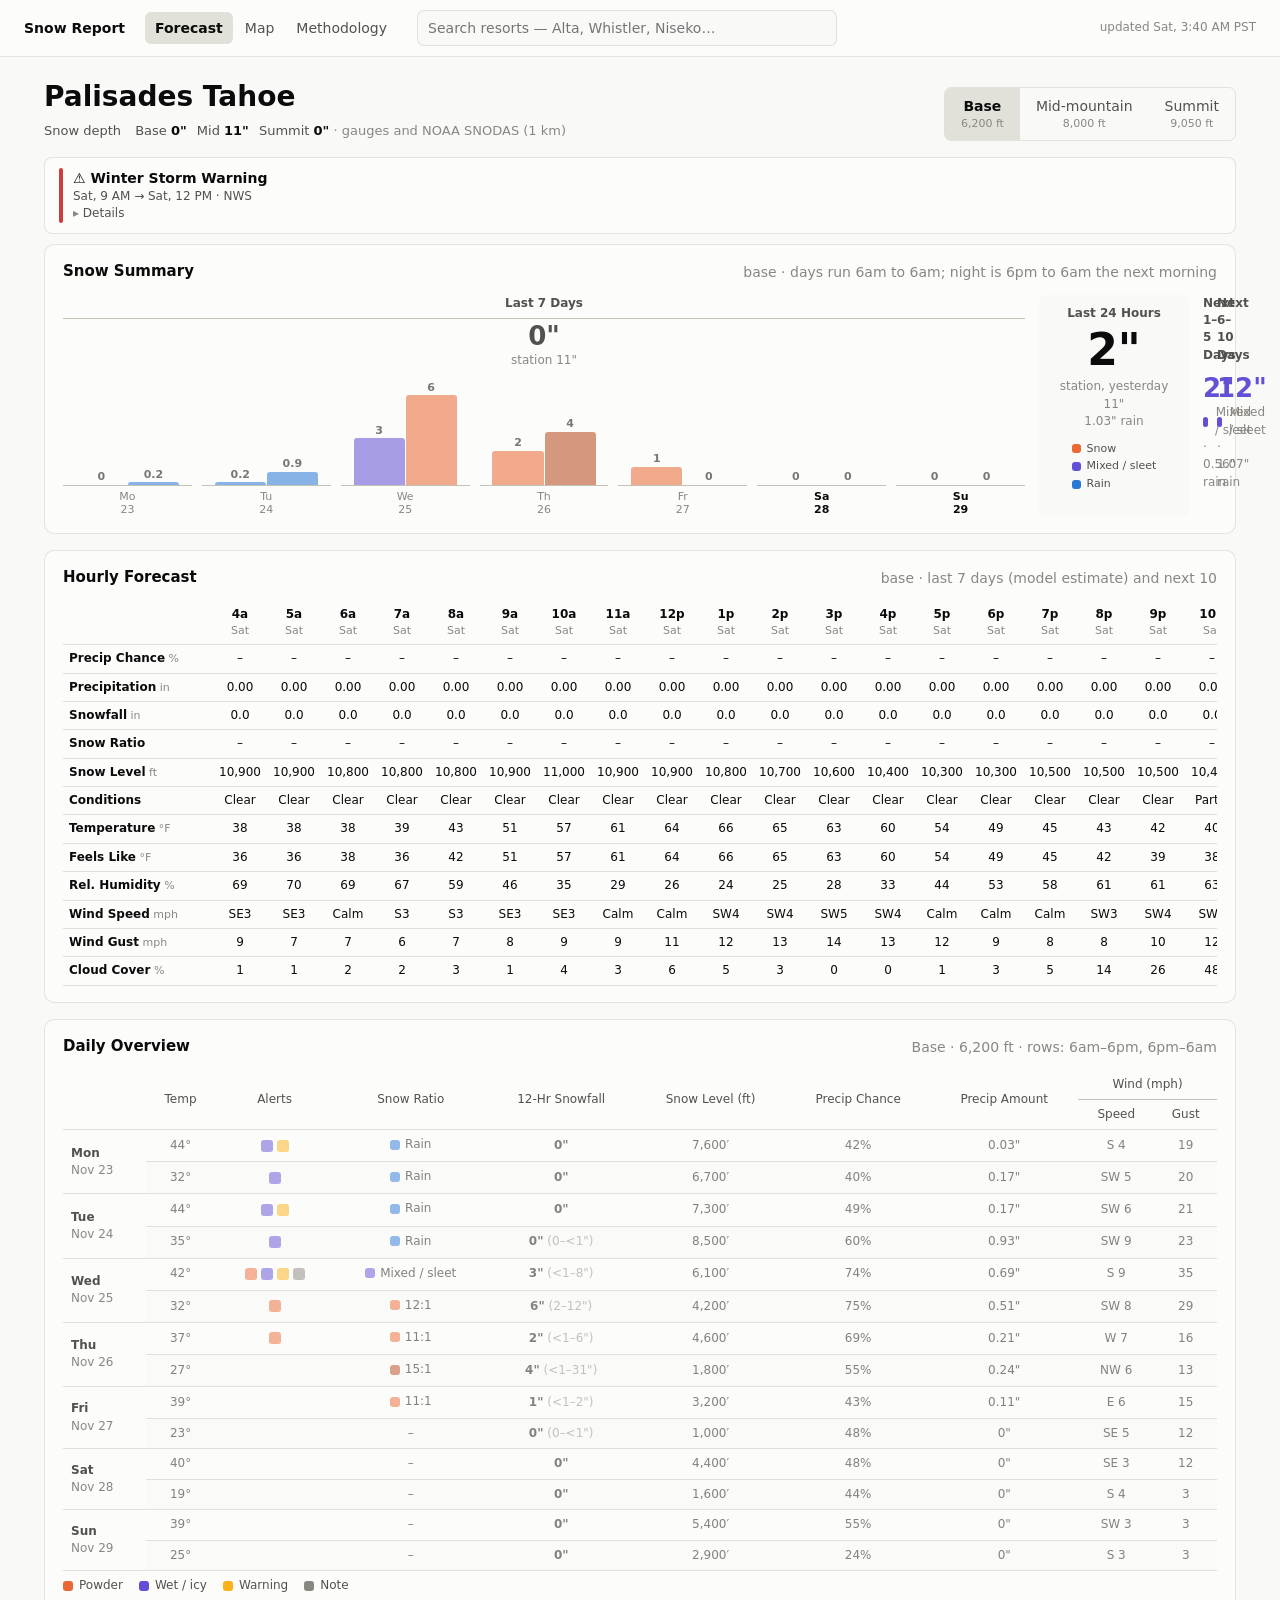
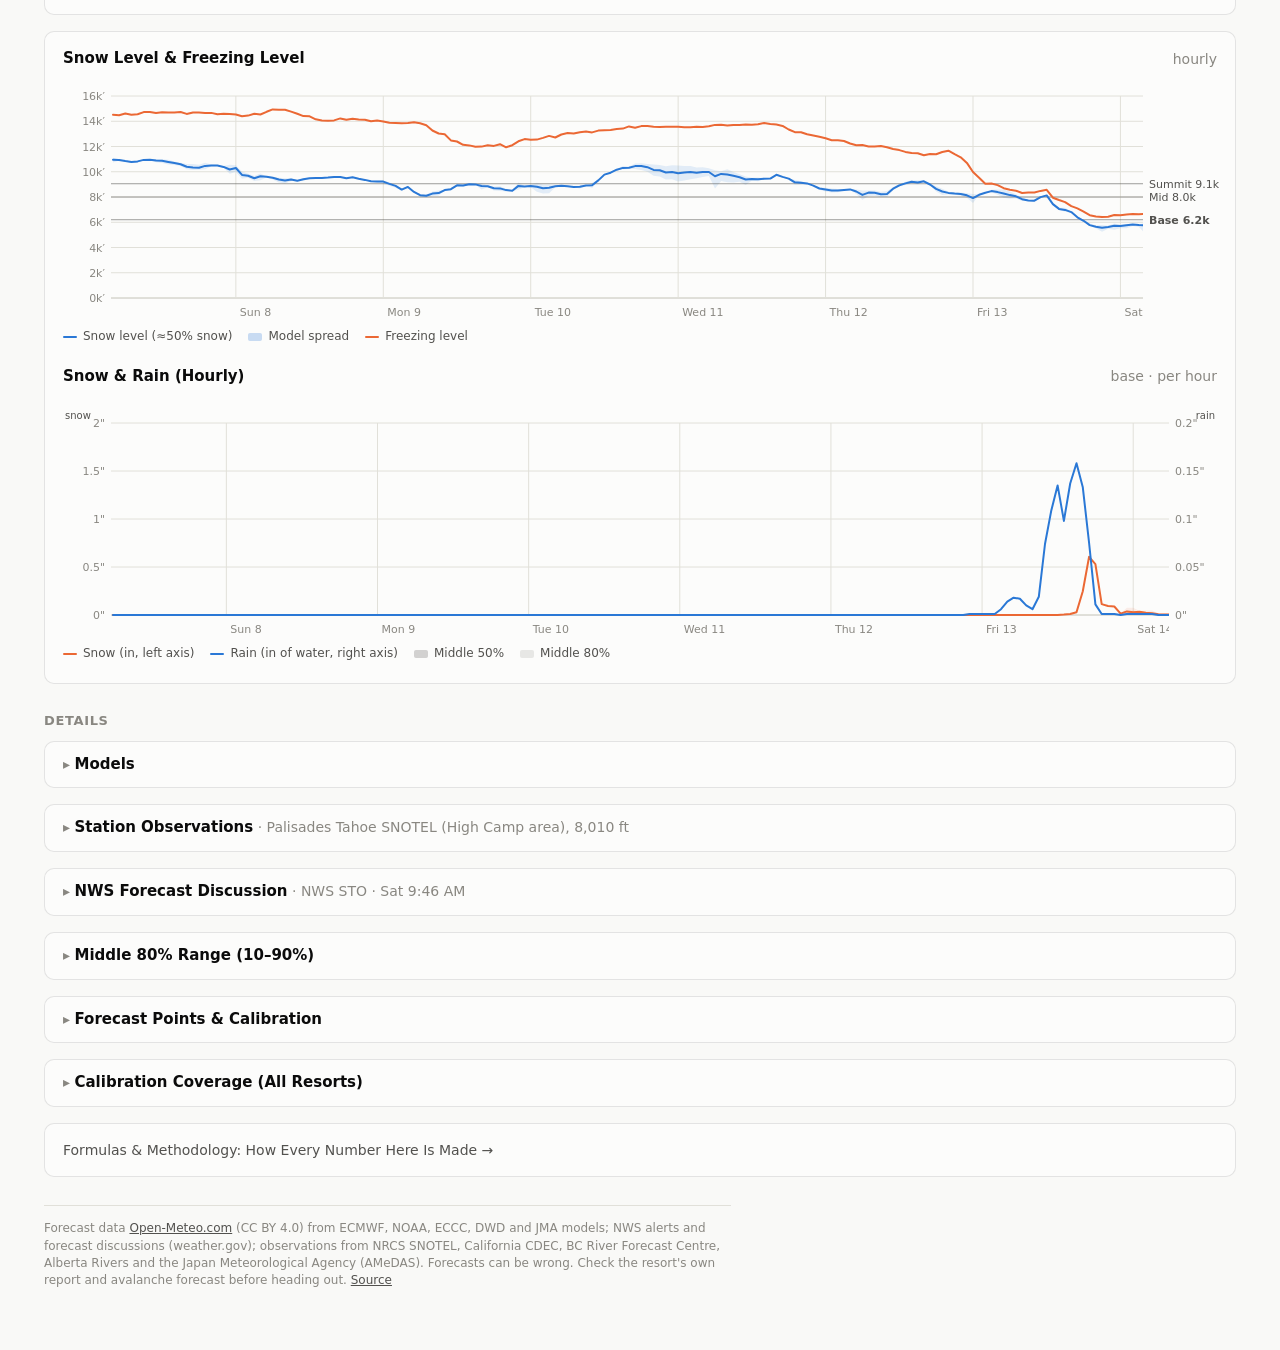
<file: web/index.html>
<!doctype html>
<html lang="en">
<head>
<meta charset="utf-8">
<meta name="viewport" content="width=device-width, initial-scale=1">
<title>Snow Report</title>
<link rel="stylesheet" href="style.css">
</head>
<body>
<div class="viz-root">
  <header class="top">
    <div class="brand">Snow Report</div>
    <nav class="tabs" aria-label="Pages">
      <a href="./" class="on" aria-current="page">Forecast</a>
      <a href="map.html">Map</a>
      <a href="methodology.html">Methodology</a>
    </nav>
    <div class="search" id="search">
      <input id="q" type="search" placeholder="Search resorts — Alta, Whistler, Niseko…" autocomplete="off"
             role="combobox" aria-expanded="false" aria-controls="results" aria-label="Search resorts">
      <ul id="results" class="results" role="listbox" hidden></ul>
    </div>
    <div class="top-right">
      <span id="updated" class="muted"></span>
    </div>
  </header>

  <main id="app">
    <section class="title-row">
      <div>
        <h1 id="r-name"></h1>
        <div id="r-depth" class="depth"></div>
      </div>
      <div class="seg" role="tablist" id="elev-toggle" aria-label="Elevation"></div>
    </section>

    <div id="loading" class="card loading" hidden>No forecast for this resort yet. Forecasts refresh every few hours; check back soon.</div>

    <div id="content">
      <section id="alerts"></section>

      <section class="card">
        <div class="card-head"><h2>Snow Summary</h2><span class="muted" id="summary-sub"></span></div>
        <div id="summary" class="summary"></div>
      </section>

      <section class="card">
        <div class="card-head"><h2>Hourly Forecast</h2><span class="muted" id="hourly-sub"></span></div>
        <div class="table-wrap hourly-wrap" id="hourly-wrap"><table id="hourly-table" class="grid hourly"></table></div>
      </section>

      <section class="card">
        <div class="card-head"><h2>Daily Overview</h2><span class="muted" id="daily-sub"></span></div>
        <div class="table-wrap vscroll" id="daily-wrap"><table id="daily-table" class="grid"></table></div>
        <div class="legend" id="alert-legend"></div>
      </section>

      <section class="card">
        <div class="card-head"><h2>Snow Level &amp; Freezing Level</h2><span class="muted">hourly</span></div>
        <div id="level-chart" class="chart"></div>
        <div class="legend" id="level-legend"></div>
        <div class="card-head plume-head"><h2>Snow &amp; Rain (Hourly)</h2><span class="muted" id="plume-sub"></span></div>
        <div id="plume" class="chart"></div>
        <div class="legend" id="plume-legend"></div>
      </section>

      <section class="appendix">
        <h2 class="app-h">Details</h2>
        <details class="card"><summary><h2>Models</h2></summary>
          <div class="table-wrap"><table id="models-table" class="grid models"></table></div>
          <p class="fine" id="cal-note"></p>
        </details>
        <details class="card"><summary><h2>Station Observations</h2> <span class="muted" id="obs-station"></span></summary>
          <div id="obs-tiles" class="tiles small"></div>
          <div id="obs-chart" class="chart short"></div>
          <div class="legend" id="obs-legend"></div>
        </details>
        <details class="card"><summary><h2>NWS Forecast Discussion</h2> <span class="muted" id="afd-meta"></span></summary>
          <div id="afd" class="afd"></div>
        </details>
        <details class="card"><summary><h2>Middle 80% Range (10–90%)</h2></summary>
          <div class="table-wrap"><table id="wide-table" class="grid"></table></div>
          <p class="fine">Middle 80% = 10th–90th percentile: 1 in 10 chance of less, 1 in 10 of more. Models have historically under-forecast the biggest storms.</p>
        </details>
        <details class="card"><summary><h2>Forecast Points &amp; Calibration</h2></summary>
          <div class="table-wrap"><table id="points-table" class="grid"></table></div>
          <div class="table-wrap"><table id="cal-table" class="grid"></table></div>
        </details>
        <details class="card" id="calcov"><summary><h2>Calibration Coverage (All Resorts)</h2></summary>
          <div class="table-wrap"><table id="calcov-table" class="grid"></table></div>
          <p class="fine">Calibrated: model precipitation bias-corrected against the listed gauge using two winters of as-issued forecasts. Error is the blend's mean absolute error for 72 h liquid precipitation after correction. Pending: gauge found, calibration still running (raw models meanwhile). Raw models: no nearby automated gauge, so model precipitation is used as-is with equal weights.</p>
        </details>
        <a class="card method-link" href="methodology.html">Formulas &amp; Methodology: How Every Number Here Is Made →</a>
      </section>
    </div>
    <footer class="foot">
      Forecast data <a href="https://open-meteo.com/">Open-Meteo.com</a> (CC BY 4.0) from ECMWF, NOAA, ECCC, DWD and JMA models;
      NWS alerts and forecast discussions (weather.gov); observations from NRCS SNOTEL, California CDEC, BC River Forecast Centre, Alberta Rivers and the Japan Meteorological Agency (AMeDAS).
      Forecasts can be wrong. Check the resort's own report and avalanche forecast before heading out.
      <a href="https://github.com/justinwei2/snowreport">Source</a>
    </footer>
  </main>
  <div id="tip" class="tip" role="tooltip" hidden></div>
</div>
<script src="app.js"></script>
</body>
</html>
</file>
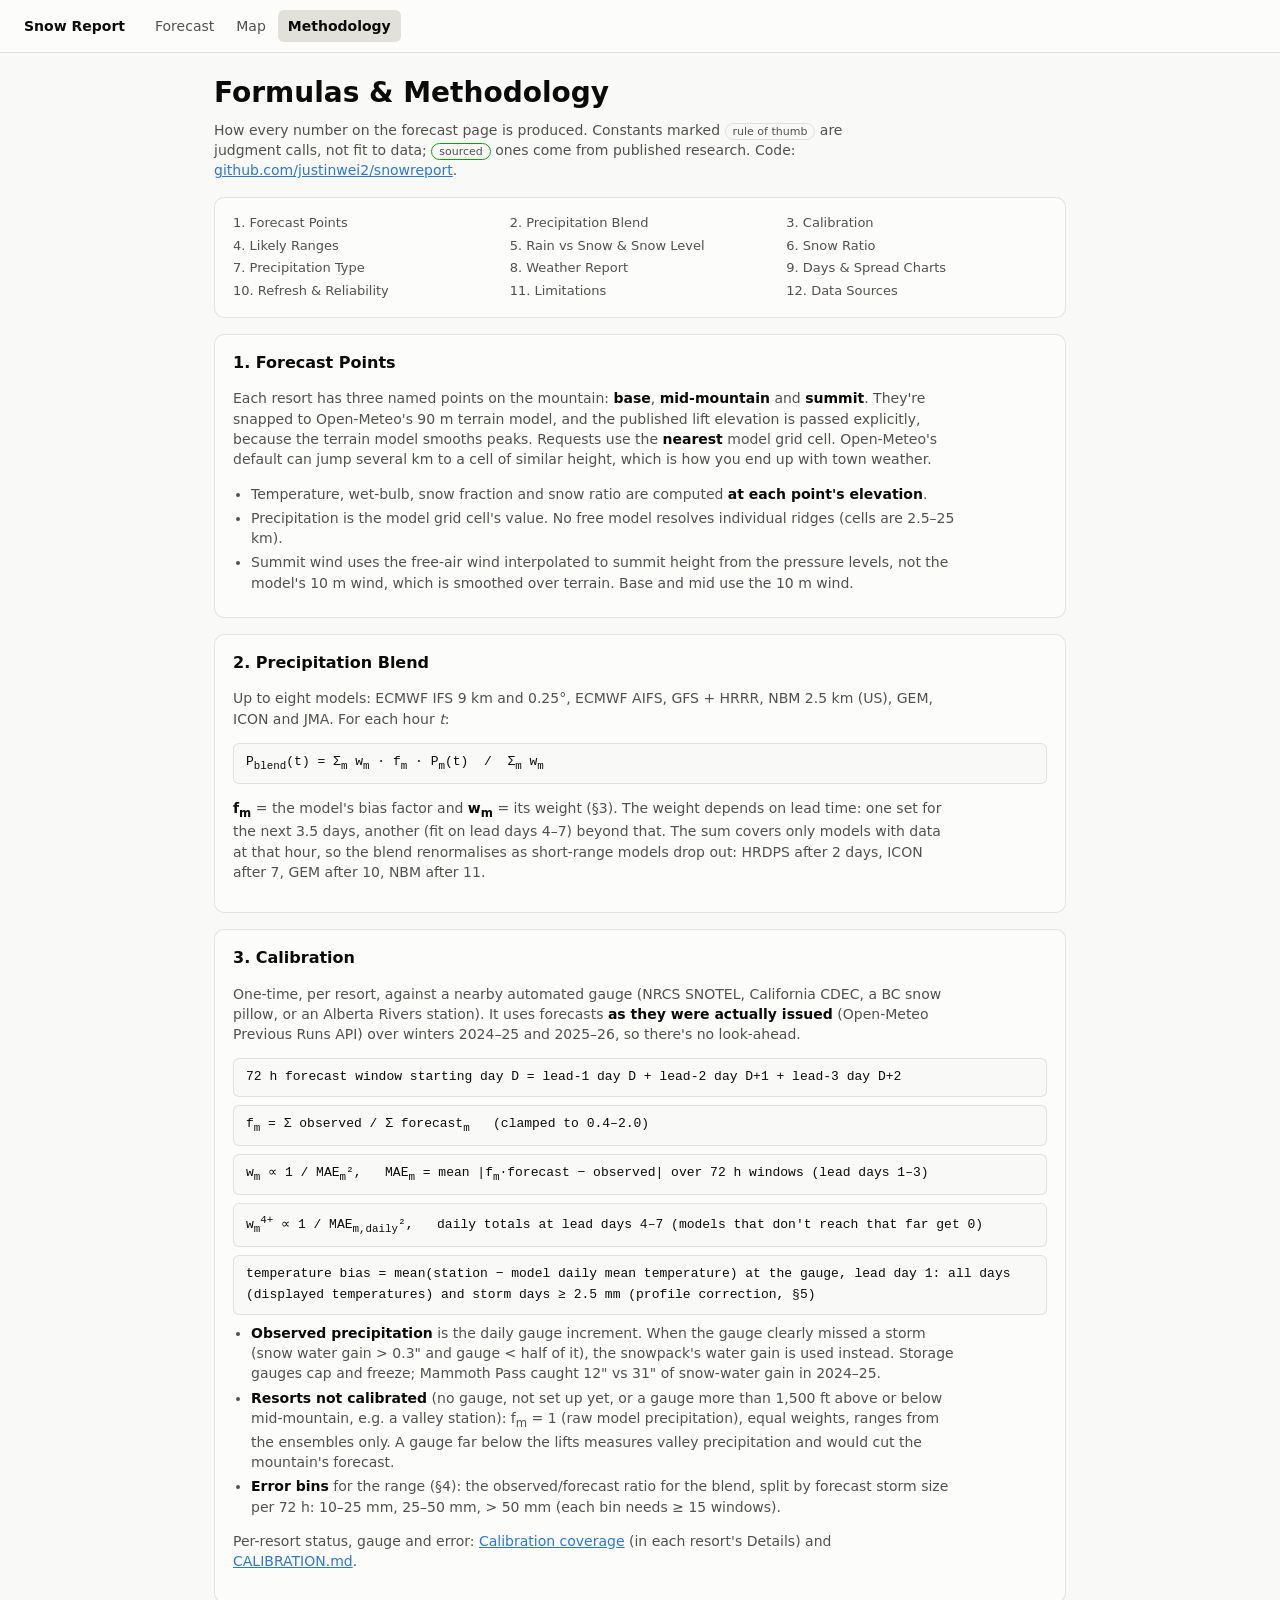
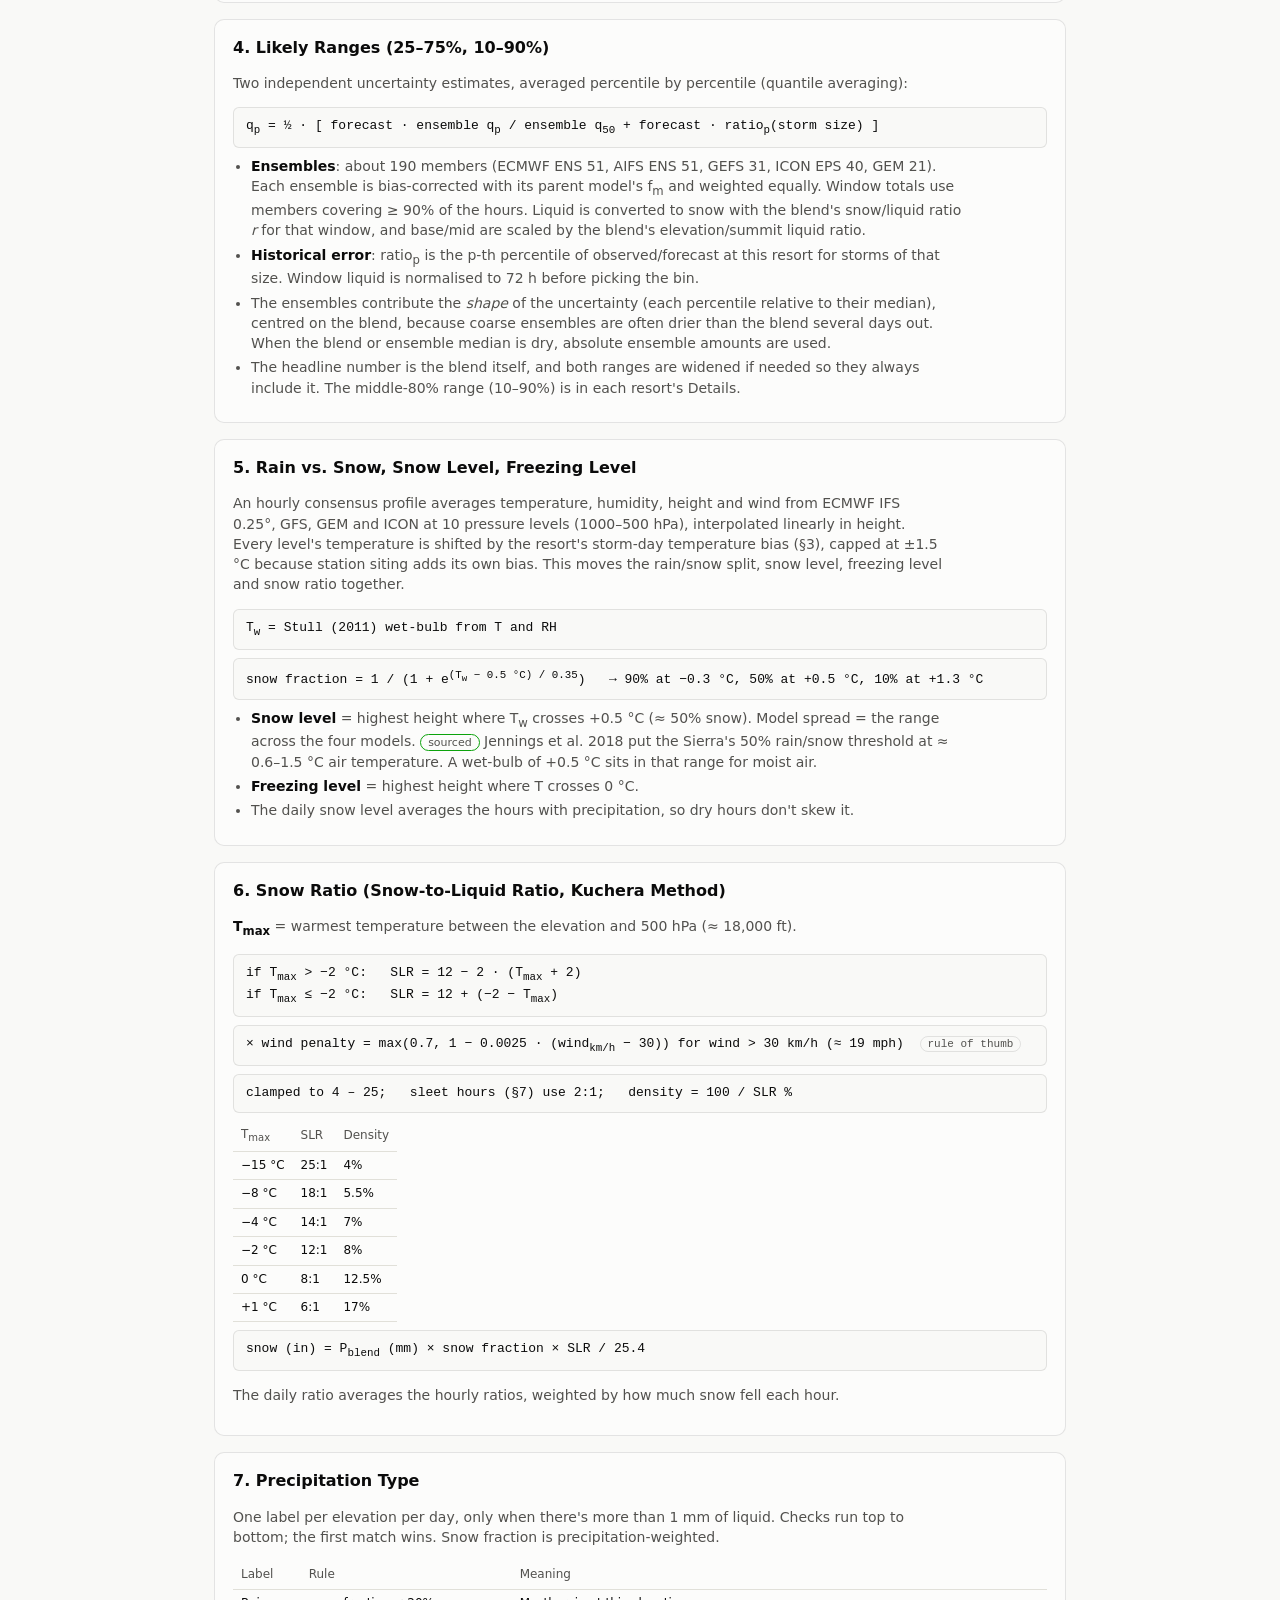
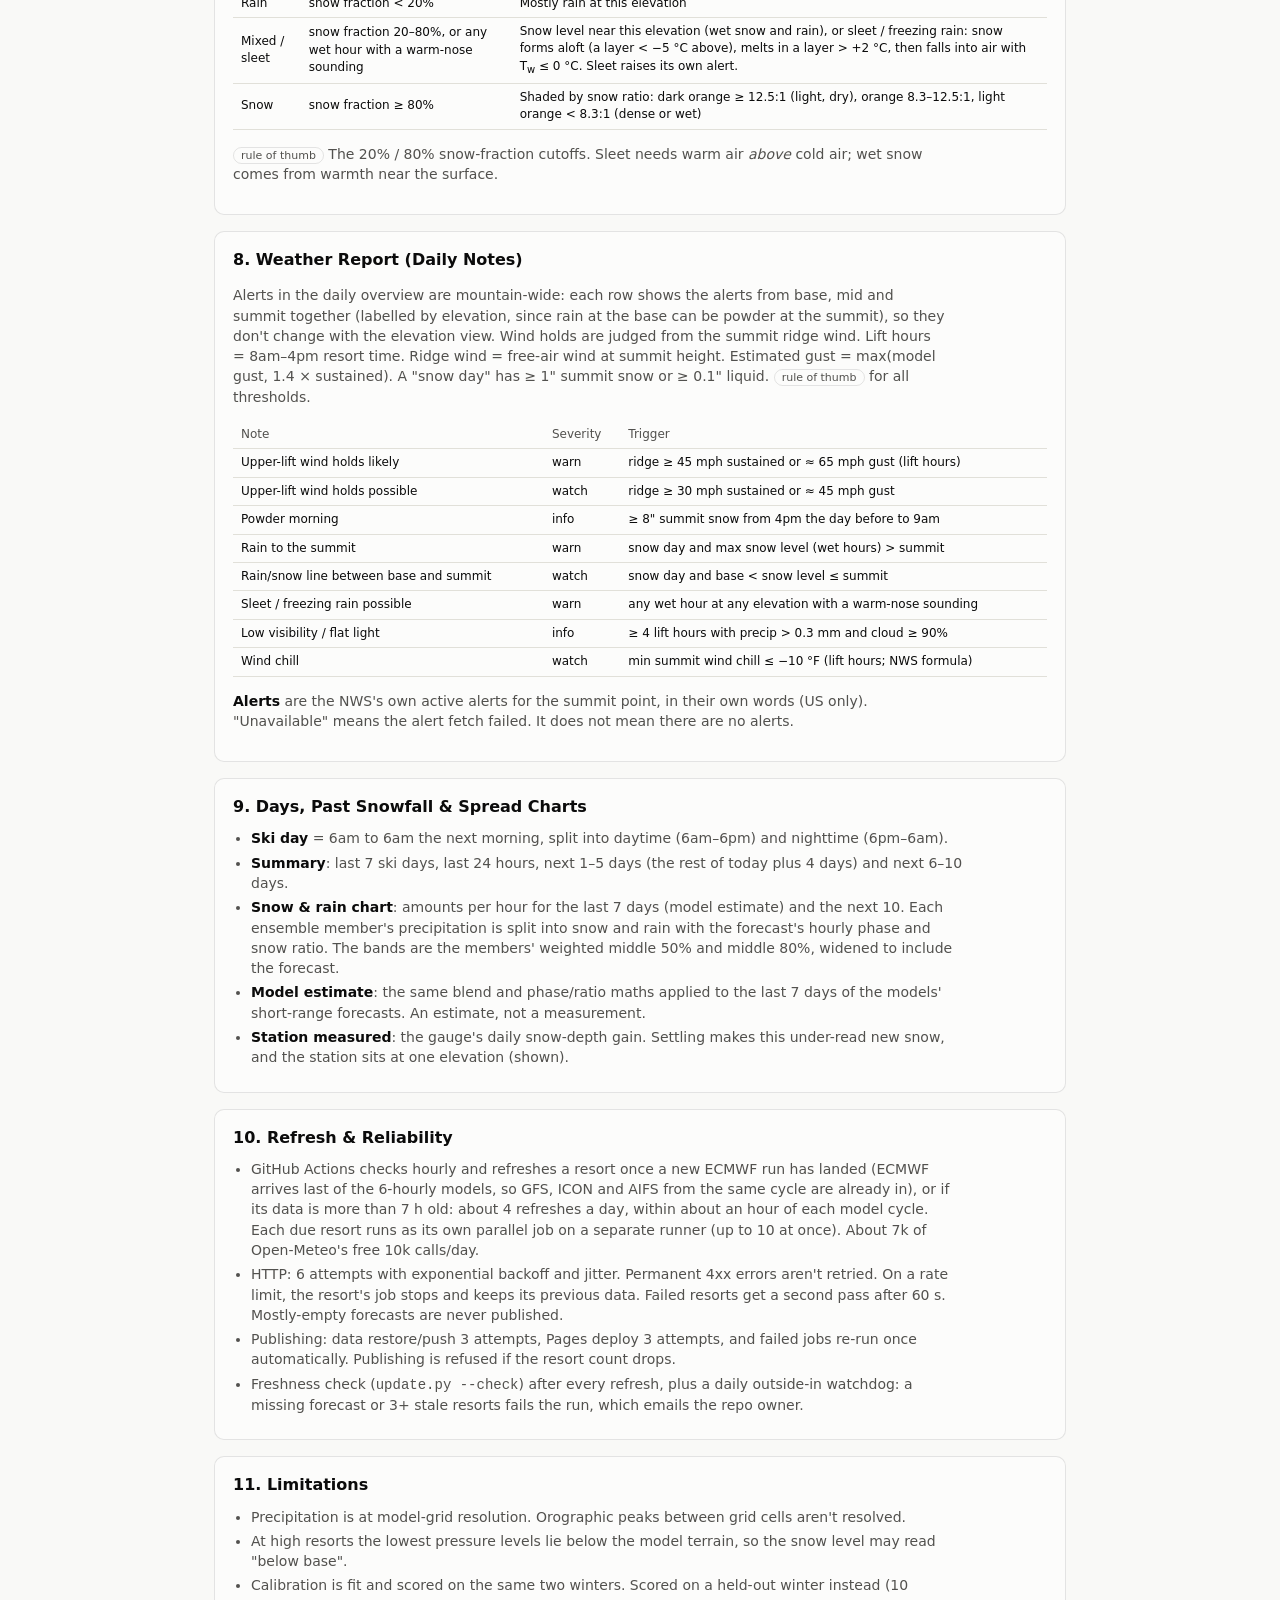
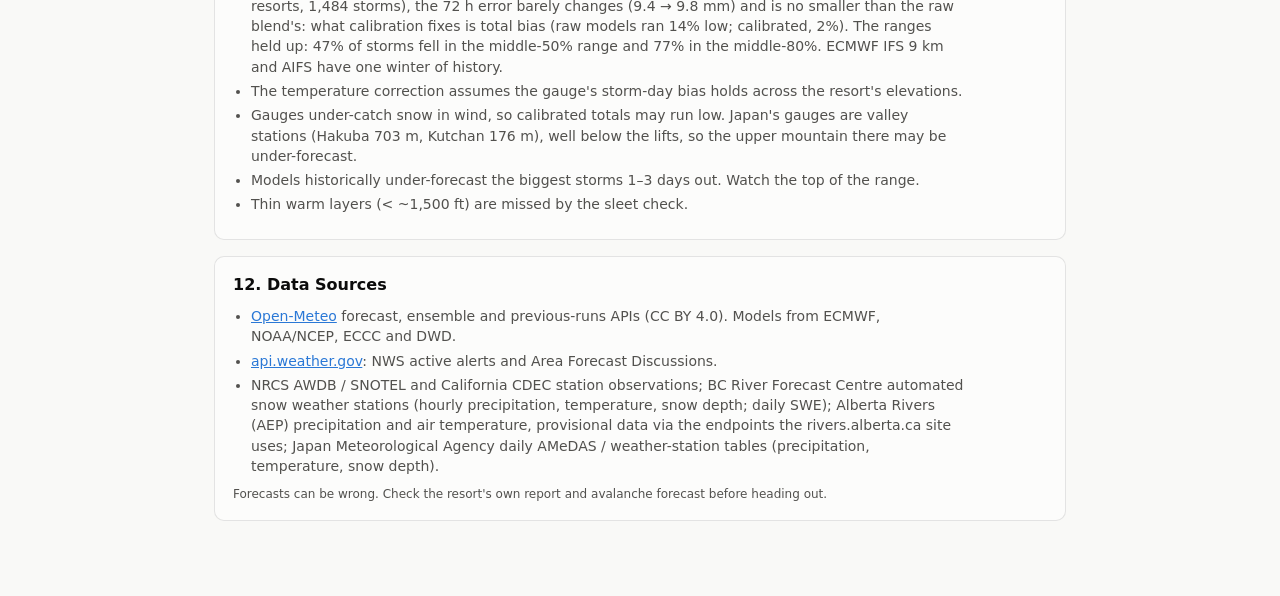
<file: web/methodology.html>
<!doctype html>
<html lang="en">
<head>
<meta charset="utf-8">
<meta name="viewport" content="width=device-width, initial-scale=1">
<title>Methodology · Snow Report</title>
<link rel="stylesheet" href="style.css">
</head>
<body>
<div class="viz-root">
  <header class="top">
    <div class="brand">Snow Report</div>
    <nav class="tabs" aria-label="Pages">
      <a href="./">Forecast</a>
      <a href="map.html">Map</a>
      <a href="methodology.html" class="on" aria-current="page">Methodology</a>
    </nav>
  </header>

  <main class="doc">
    <h1>Formulas &amp; Methodology</h1>
    <p class="lede">How every number on the forecast page is produced. Constants marked <span class="tag">rule of thumb</span> are judgment calls, not fit to data; <span class="tag ok">sourced</span> ones come from published research. Code: <a href="https://github.com/justinwei2/snowreport">github.com/justinwei2/snowreport</a>.</p>

    <nav class="toc card">
      <a href="#points">1. Forecast Points</a><a href="#blend">2. Precipitation Blend</a><a href="#calibration">3. Calibration</a>
      <a href="#ranges">4. Likely Ranges</a><a href="#phase">5. Rain vs Snow &amp; Snow Level</a><a href="#slr">6. Snow Ratio</a>
      <a href="#quality">7. Precipitation Type</a><a href="#report">8. Weather Report</a><a href="#past">9. Days &amp; Spread Charts</a>
      <a href="#refresh">10. Refresh &amp; Reliability</a><a href="#limits">11. Limitations</a><a href="#data">12. Data Sources</a>
    </nav>

    <section class="card" id="points">
      <h2>1. Forecast Points</h2>
      <p>Each resort has three named points on the mountain: <b>base</b>, <b>mid-mountain</b> and <b>summit</b>. They're snapped to Open-Meteo's 90 m terrain model, and the published lift elevation is passed explicitly, because the terrain model smooths peaks. Requests use the <b>nearest</b> model grid cell. Open-Meteo's default can jump several km to a cell of similar height, which is how you end up with town weather.</p>
      <ul>
        <li>Temperature, wet-bulb, snow fraction and snow ratio are computed <b>at each point's elevation</b>.</li>
        <li>Precipitation is the model grid cell's value. No free model resolves individual ridges (cells are 2.5–25 km).</li>
        <li>Summit wind uses the free-air wind interpolated to summit height from the pressure levels, not the model's 10 m wind, which is smoothed over terrain. Base and mid use the 10 m wind.</li>
      </ul>
    </section>

    <section class="card" id="blend">
      <h2>2. Precipitation Blend</h2>
      <p>Up to eight models: ECMWF IFS 9 km and 0.25°, ECMWF AIFS, GFS + HRRR, NBM 2.5 km (US), GEM, ICON and JMA. For each hour <i>t</i>:</p>
      <div class="eq">P<sub>blend</sub>(t) = Σ<sub>m</sub> w<sub>m</sub> · f<sub>m</sub> · P<sub>m</sub>(t) &nbsp;/&nbsp; Σ<sub>m</sub> w<sub>m</sub></div>
      <p><b>f<sub>m</sub></b> = the model's bias factor and <b>w<sub>m</sub></b> = its weight (§3). The weight depends on lead time: one set for the next 3.5 days, another (fit on lead days 4–7) beyond that. The sum covers only models with data at that hour, so the blend renormalises as short-range models drop out: HRDPS after 2 days, ICON after 7, GEM after 10, NBM after 11.</p>
    </section>

    <section class="card" id="calibration">
      <h2>3. Calibration</h2>
      <p>One-time, per resort, against a nearby automated gauge (NRCS SNOTEL, California CDEC, a BC snow pillow, or an Alberta Rivers station). It uses forecasts <b>as they were actually issued</b> (Open-Meteo Previous Runs API) over winters 2024–25 and 2025–26, so there's no look-ahead.</p>
      <div class="eq">72 h forecast window starting day D = lead-1 day D + lead-2 day D+1 + lead-3 day D+2</div>
      <div class="eq">f<sub>m</sub> = Σ observed / Σ forecast<sub>m</sub> &nbsp; (clamped to 0.4–2.0)</div>
      <div class="eq">w<sub>m</sub> ∝ 1 / MAE<sub>m</sub>², &nbsp; MAE<sub>m</sub> = mean |f<sub>m</sub>·forecast − observed| over 72 h windows (lead days 1–3)</div>
      <div class="eq">w<sub>m</sub><sup>4+</sup> ∝ 1 / MAE<sub>m,daily</sub>², &nbsp; daily totals at lead days 4–7 (models that don't reach that far get 0)</div>
      <div class="eq">temperature bias = mean(station − model daily mean temperature) at the gauge, lead day 1: all days (displayed temperatures) and storm days ≥ 2.5 mm (profile correction, §5)</div>
      <ul>
        <li><b>Observed precipitation</b> is the daily gauge increment. When the gauge clearly missed a storm (snow water gain &gt; 0.3" and gauge &lt; half of it), the snowpack's water gain is used instead. Storage gauges cap and freeze; Mammoth Pass caught 12" vs 31" of snow-water gain in 2024–25.</li>
        <li><b>Resorts not calibrated</b> (no gauge, not set up yet, or a gauge more than 1,500 ft above or below mid-mountain, e.g. a valley station): f<sub>m</sub> = 1 (raw model precipitation), equal weights, ranges from the ensembles only. A gauge far below the lifts measures valley precipitation and would cut the mountain's forecast.</li>
        <li><b>Error bins</b> for the range (§4): the observed/forecast ratio for the blend, split by forecast storm size per 72 h: 10–25 mm, 25–50 mm, &gt; 50 mm (each bin needs ≥ 15 windows).</li>
      </ul>
      <p>Per-resort status, gauge and error: <a href="./#calcov">Calibration coverage</a> (in each resort's Details) and <a href="https://github.com/justinwei2/snowreport/blob/main/CALIBRATION.md">CALIBRATION.md</a>.</p>
    </section>

    <section class="card" id="ranges">
      <h2>4. Likely Ranges (25–75%, 10–90%)</h2>
      <p>Two independent uncertainty estimates, averaged percentile by percentile (quantile averaging):</p>
      <div class="eq">q<sub>p</sub> = ½ · [ forecast · ensemble q<sub>p</sub> / ensemble q<sub>50</sub> + forecast · ratio<sub>p</sub>(storm size) ]</div>
      <ul>
        <li><b>Ensembles</b>: about 190 members (ECMWF ENS 51, AIFS ENS 51, GEFS 31, ICON EPS 40, GEM 21). Each ensemble is bias-corrected with its parent model's f<sub>m</sub> and weighted equally. Window totals use members covering ≥ 90% of the hours. Liquid is converted to snow with the blend's snow/liquid ratio <i>r</i> for that window, and base/mid are scaled by the blend's elevation/summit liquid ratio.</li>
        <li><b>Historical error</b>: ratio<sub>p</sub> is the p-th percentile of observed/forecast at this resort for storms of that size. Window liquid is normalised to 72 h before picking the bin.</li>
        <li>The ensembles contribute the <i>shape</i> of the uncertainty (each percentile relative to their median), centred on the blend, because coarse ensembles are often drier than the blend several days out. When the blend or ensemble median is dry, absolute ensemble amounts are used.</li>
        <li>The headline number is the blend itself, and both ranges are widened if needed so they always include it. The middle-80% range (10–90%) is in each resort's Details.</li>
      </ul>
    </section>

    <section class="card" id="phase">
      <h2>5. Rain vs. Snow, Snow Level, Freezing Level</h2>
      <p>An hourly consensus profile averages temperature, humidity, height and wind from ECMWF IFS 0.25°, GFS, GEM and ICON at 10 pressure levels (1000–500 hPa), interpolated linearly in height. Every level's temperature is shifted by the resort's storm-day temperature bias (§3), capped at ±1.5 °C because station siting adds its own bias. This moves the rain/snow split, snow level, freezing level and snow ratio together.</p>
      <div class="eq">T<sub>w</sub> = Stull (2011) wet-bulb from T and RH</div>
      <div class="eq">snow fraction = 1 / (1 + e<sup>(T<sub>w</sub> − 0.5 °C) / 0.35</sup>) &nbsp; → 90% at −0.3 °C, 50% at +0.5 °C, 10% at +1.3 °C</div>
      <ul>
        <li><b>Snow level</b> = highest height where T<sub>w</sub> crosses +0.5 °C (≈ 50% snow). Model spread = the range across the four models. <span class="tag ok">sourced</span> Jennings et al. 2018 put the Sierra's 50% rain/snow threshold at ≈ 0.6–1.5 °C air temperature. A wet-bulb of +0.5 °C sits in that range for moist air.</li>
        <li><b>Freezing level</b> = highest height where T crosses 0 °C.</li>
        <li>The daily snow level averages the hours with precipitation, so dry hours don't skew it.</li>
      </ul>
    </section>

    <section class="card" id="slr">
      <h2>6. Snow Ratio (Snow-to-Liquid Ratio, Kuchera Method)</h2>
      <p><b>T<sub>max</sub></b> = warmest temperature between the elevation and 500 hPa (≈ 18,000 ft).</p>
      <div class="eq">if T<sub>max</sub> &gt; −2 °C: &nbsp; SLR = 12 − 2 · (T<sub>max</sub> + 2)<br>
        if T<sub>max</sub> ≤ −2 °C: &nbsp; SLR = 12 + (−2 − T<sub>max</sub>)</div>
      <div class="eq">× wind penalty = max(0.7, 1 − 0.0025 · (wind<sub>km/h</sub> − 30)) for wind &gt; 30 km/h (≈ 19 mph) &nbsp;<span class="tag">rule of thumb</span></div>
      <div class="eq">clamped to 4 – 25; &nbsp; sleet hours (§7) use 2:1; &nbsp; density = 100 / SLR %</div>
      <table class="grid narrow"><tr><th>T<sub>max</sub></th><th>SLR</th><th>Density</th></tr>
        <tr><td>−15 °C</td><td>25:1</td><td>4%</td></tr><tr><td>−8 °C</td><td>18:1</td><td>5.5%</td></tr>
        <tr><td>−4 °C</td><td>14:1</td><td>7%</td></tr><tr><td>−2 °C</td><td>12:1</td><td>8%</td></tr>
        <tr><td>0 °C</td><td>8:1</td><td>12.5%</td></tr><tr><td>+1 °C</td><td>6:1</td><td>17%</td></tr></table>
      <div class="eq">snow (in) = P<sub>blend</sub> (mm) × snow fraction × SLR / 25.4</div>
      <p>The daily ratio averages the hourly ratios, weighted by how much snow fell each hour.</p>
    </section>

    <section class="card" id="quality">
      <h2>7. Precipitation Type</h2>
      <p>One label per elevation per day, only when there's more than 1 mm of liquid. Checks run top to bottom; the first match wins. Snow fraction is precipitation-weighted.</p>
      <table class="grid"><tr><th>Label</th><th>Rule</th><th>Meaning</th></tr>
        <tr><td>Rain</td><td>snow fraction &lt; 20%</td><td>Mostly rain at this elevation</td></tr>
        <tr><td>Mixed / sleet</td><td>snow fraction 20–80%, or any wet hour with a warm-nose sounding</td><td>Snow level near this elevation (wet snow and rain), or sleet / freezing rain: snow forms aloft (a layer &lt; −5 °C above), melts in a layer &gt; +2 °C, then falls into air with T<sub>w</sub> ≤ 0 °C. Sleet raises its own alert.</td></tr>
        <tr><td>Snow</td><td>snow fraction ≥ 80%</td><td>Shaded by snow ratio: dark orange ≥ 12.5:1 (light, dry), orange 8.3–12.5:1, light orange &lt; 8.3:1 (dense or wet)</td></tr></table>
      <p><span class="tag">rule of thumb</span> The 20% / 80% snow-fraction cutoffs. Sleet needs warm air <i>above</i> cold air; wet snow comes from warmth near the surface.</p>
    </section>

    <section class="card" id="report">
      <h2>8. Weather Report (Daily Notes)</h2>
      <p>Alerts in the daily overview are mountain-wide: each row shows the alerts from base, mid and summit together (labelled by elevation, since rain at the base can be powder at the summit), so they don't change with the elevation view. Wind holds are judged from the summit ridge wind. Lift hours = 8am–4pm resort time. Ridge wind = free-air wind at summit height. Estimated gust = max(model gust, 1.4 × sustained). A "snow day" has ≥ 1" summit snow or ≥ 0.1" liquid. <span class="tag">rule of thumb</span> for all thresholds.</p>
      <table class="grid"><tr><th>Note</th><th>Severity</th><th>Trigger</th></tr>
        <tr><td>Upper-lift wind holds likely</td><td>warn</td><td>ridge ≥ 45 mph sustained or ≈ 65 mph gust (lift hours)</td></tr>
        <tr><td>Upper-lift wind holds possible</td><td>watch</td><td>ridge ≥ 30 mph sustained or ≈ 45 mph gust</td></tr>
        <tr><td>Powder morning</td><td>info</td><td>≥ 8" summit snow from 4pm the day before to 9am</td></tr>
        <tr><td>Rain to the summit</td><td>warn</td><td>snow day and max snow level (wet hours) &gt; summit</td></tr>
        <tr><td>Rain/snow line between base and summit</td><td>watch</td><td>snow day and base &lt; snow level ≤ summit</td></tr>
        <tr><td>Sleet / freezing rain possible</td><td>warn</td><td>any wet hour at any elevation with a warm-nose sounding</td></tr>
        <tr><td>Low visibility / flat light</td><td>info</td><td>≥ 4 lift hours with precip &gt; 0.3 mm and cloud ≥ 90%</td></tr>
        <tr><td>Wind chill</td><td>watch</td><td>min summit wind chill ≤ −10 °F (lift hours; NWS formula)</td></tr></table>
      <p><b>Alerts</b> are the NWS's own active alerts for the summit point, in their own words (US only). "Unavailable" means the alert fetch failed. It does not mean there are no alerts.</p>
    </section>

    <section class="card" id="past">
      <h2>9. Days, Past Snowfall &amp; Spread Charts</h2>
      <ul>
        <li><b>Ski day</b> = 6am to 6am the next morning, split into daytime (6am–6pm) and nighttime (6pm–6am).</li>
        <li><b>Summary</b>: last 7 ski days, last 24 hours, next 1–5 days (the rest of today plus 4 days) and next 6–10 days.</li>
        <li><b>Snow &amp; rain chart</b>: amounts per hour for the last 7 days (model estimate) and the next 10. Each ensemble member's precipitation is split into snow and rain with the forecast's hourly phase and snow ratio. The bands are the members' weighted middle 50% and middle 80%, widened to include the forecast.</li>
        <li><b>Model estimate</b>: the same blend and phase/ratio maths applied to the last 7 days of the models' short-range forecasts. An estimate, not a measurement.</li>
        <li><b>Station measured</b>: the gauge's daily snow-depth gain. Settling makes this under-read new snow, and the station sits at one elevation (shown).</li>
      </ul>
    </section>

    <section class="card" id="refresh">
      <h2>10. Refresh &amp; Reliability</h2>
      <ul>
        <li>GitHub Actions checks hourly and refreshes a resort once a new ECMWF run has landed (ECMWF arrives last of the 6-hourly models, so GFS, ICON and AIFS from the same cycle are already in), or if its data is more than 7 h old: about 4 refreshes a day, within about an hour of each model cycle. Each due resort runs as its own parallel job on a separate runner (up to 10 at once). About 7k of Open-Meteo's free 10k calls/day.</li>
        <li>HTTP: 6 attempts with exponential backoff and jitter. Permanent 4xx errors aren't retried. On a rate limit, the resort's job stops and keeps its previous data. Failed resorts get a second pass after 60 s. Mostly-empty forecasts are never published.</li>
        <li>Publishing: data restore/push 3 attempts, Pages deploy 3 attempts, and failed jobs re-run once automatically. Publishing is refused if the resort count drops.</li>
        <li>Freshness check (<code>update.py --check</code>) after every refresh, plus a daily outside-in watchdog: a missing forecast or 3+ stale resorts fails the run, which emails the repo owner.</li>
      </ul>
    </section>

    <section class="card" id="limits">
      <h2>11. Limitations</h2>
      <ul>
        <li>Precipitation is at model-grid resolution. Orographic peaks between grid cells aren't resolved.</li>
        <li>At high resorts the lowest pressure levels lie below the model terrain, so the snow level may read "below base".</li>
        <li>Calibration is fit and scored on the same two winters. Scored on a held-out winter instead (10 resorts, 1,484 storms), the 72 h error barely changes (9.4 → 9.8 mm) and is no smaller than the raw blend's: what calibration fixes is total bias (raw models ran 14% low; calibrated, 2%). The ranges held up: 47% of storms fell in the middle-50% range and 77% in the middle-80%. ECMWF IFS 9 km and AIFS have one winter of history.</li>
        <li>The temperature correction assumes the gauge's storm-day bias holds across the resort's elevations.</li>
        <li>Gauges under-catch snow in wind, so calibrated totals may run low. Japan's gauges are valley stations (Hakuba 703 m, Kutchan 176 m), well below the lifts, so the upper mountain there may be under-forecast.</li>
        <li>Models historically under-forecast the biggest storms 1–3 days out. Watch the top of the range.</li>
        <li>Thin warm layers (&lt; ~1,500 ft) are missed by the sleet check.</li>
      </ul>
    </section>

    <section class="card" id="data">
      <h2>12. Data Sources</h2>
      <ul>
        <li><a href="https://open-meteo.com/">Open-Meteo</a> forecast, ensemble and previous-runs APIs (CC BY 4.0). Models from ECMWF, NOAA/NCEP, ECCC and DWD.</li>
        <li><a href="https://www.weather.gov/documentation/services-web-api">api.weather.gov</a>: NWS active alerts and Area Forecast Discussions.</li>
        <li>NRCS AWDB / SNOTEL and California CDEC station observations; BC River Forecast Centre automated snow weather stations (hourly precipitation, temperature, snow depth; daily SWE); Alberta Rivers (AEP) precipitation and air temperature, provisional data via the endpoints the rivers.alberta.ca site uses; Japan Meteorological Agency daily AMeDAS / weather-station tables (precipitation, temperature, snow depth).</li>
      </ul>
      <p class="fine">Forecasts can be wrong. Check the resort's own report and avalanche forecast before heading out.</p>
    </section>
  </main>
</div>
</body>
</html>
</file>
<file: web/style.css>
.viz-root {
  color-scheme: light;
  --page: #f9f9f7;
  --surface-1: #fcfcfb;
  --text-primary: #0b0b0b;
  --text-secondary: #52514e;
  --muted: #898781;
  --grid: #e1e0d9;
  --axis: #c3c2b7;
  --border: rgba(11, 11, 11, 0.10);
  --series-1: #2a78d6;  /* forecast / snow level */
  --series-2: #eb6834;  /* station measured / freezing level / rain */
  --seq-400: #3987e5;  /* model heat wash */
  --good: #0ca30c; --warning: #fab219; --serious: #ec835a; --critical: #d03b3b;
  /* precipitation type: orange = snow, purple = mixed / sleet, blue = rain (reference categorical
     steps; mixed vs rain is a weak CVD pair, so both always carry a text label);
     yellow (--warning) is reserved for warnings */
  --q-snow: #eb6834; --q-mixed: #6250d6; --q-rain: #2a78d6;
  --q-snow-dry: #b8461b; --q-snow-wet: #f5ab85;  /* snow shaded by snow ratio: darker = drier */
}
/* ---- base */
* { box-sizing: border-box; }
body { margin: 0; }
.viz-root {
  min-height: 100vh; background: var(--page); color: var(--text-primary);
  font: 14px/1.45 system-ui, -apple-system, "Segoe UI", sans-serif;
}
h1 { font-size: 28px; margin: 0; font-weight: 650; }
h2 { font-size: 15px; margin: 0; font-weight: 600; }
main { max-width: 1240px; margin: 0 auto; padding: 20px 24px 60px; }
.muted { color: var(--muted); }
.fine { color: var(--text-secondary); font-size: 12px; margin: 10px 0 0; max-width: 80ch; }
.loading { color: var(--text-secondary); }
.err { color: var(--critical); }

/* ---- header */
.top {
  display: flex; align-items: center; gap: 20px; padding: 10px 24px; position: sticky; top: 0; z-index: 5;
  background: var(--surface-1); border-bottom: 1px solid var(--border);
}
.brand { font-weight: 700; white-space: nowrap; }
.tabs { display: flex; gap: 2px; }
.tabs a { padding: 6px 10px; border-radius: 6px; color: var(--text-secondary); text-decoration: none; white-space: nowrap; }
.tabs a:hover { background: var(--grid); }
.tabs a.on { color: var(--text-primary); background: var(--grid); font-weight: 600; }
.top-right { margin-left: auto; display: flex; gap: 12px; align-items: center; font-size: 12px; }
.search { position: relative; flex: 1; max-width: 420px; }
.search input {
  width: 100%; padding: 7px 10px; border-radius: 7px; border: 1px solid var(--border);
  background: var(--page); color: var(--text-primary); font: inherit;
}
.results {
  position: absolute; top: 100%; left: 0; right: 0; margin: 4px 0 0; padding: 4px 0; list-style: none; z-index: 20;
  background: var(--surface-1); border: 1px solid var(--border); border-radius: 8px; max-height: 70vh; overflow-y: auto;
  box-shadow: 0 8px 24px rgba(0, 0, 0, .14);
}
.results .grp { padding: 8px 12px 2px; font-size: 11px; color: var(--muted); text-transform: uppercase; letter-spacing: .04em; }
.results .opt { padding: 6px 12px; cursor: pointer; color: var(--text-primary); display: flex; justify-content: space-between; align-items: center; gap: 12px; }
/* snow pill: next-5-day middle-50% snowfall, background = precipitation type */
.pill { font-size: 12px; font-weight: 650; color: #fff; background: var(--axis); padding: 2px 8px; border-radius: 6px; white-space: nowrap; font-variant-numeric: tabular-nums; }
.pill.lite { color: var(--text-primary); }
.results .opt.act, .results .opt:hover { background: var(--grid); }

/* ---- layout pieces */
.title-row { display: flex; justify-content: space-between; align-items: flex-end; gap: 20px; margin-bottom: 16px; flex-wrap: wrap; }
.card { background: var(--surface-1); border: 1px solid var(--border); border-radius: 10px; padding: 16px 18px; margin-bottom: 16px; }
.card-head { display: flex; align-items: center; justify-content: space-between; margin-bottom: 12px; gap: 12px; }
.seg { display: inline-flex; border: 1px solid var(--border); border-radius: 7px; overflow: hidden; }
.seg button { background: none; border: 0; padding: 8px 16px; color: var(--text-secondary); cursor: pointer; font: inherit; }
.seg button.on { background: var(--grid); color: var(--text-primary); font-weight: 600; }
.seg button .ft { display: block; font-size: 11px; color: var(--muted); font-weight: 400; }

.tiles { display: grid; grid-template-columns: repeat(auto-fit, minmax(200px, 1fr)); gap: 12px; }
.tile { border: 1px solid var(--border); border-radius: 8px; padding: 12px 14px; }
.tile .label { color: var(--text-secondary); font-size: 12px; }
.tile .value { font-size: 30px; font-weight: 650; line-height: 1.15; margin-top: 2px; }
.tile .sub { color: var(--muted); font-size: 12px; margin-top: 6px; }
.tiles.small .value { font-size: 22px; }


.alert { display: flex; gap: 10px; align-items: flex-start; padding: 10px 14px; border-radius: 8px; margin-bottom: 10px;
  border: 1px solid var(--border); background: var(--surface-1); }
.alert .bar { width: 4px; align-self: stretch; border-radius: 2px; flex: none; }
.alert b { font-weight: 650; }
.alert .when { color: var(--text-secondary); font-size: 12px; }
.alert details summary { font-size: 12px; color: var(--text-secondary); }
.alert pre { white-space: pre-wrap; font: 12px/1.45 system-ui, sans-serif; color: var(--text-secondary); margin: 6px 0 0; }



/* ---- snow summary strip: daytime + nighttime bars per day, coloured by precipitation type */
.summary { display: flex; gap: 14px; align-items: stretch; }
.sgroup { display: flex; flex-direction: column; min-width: 0; }
.slabel { font-size: 12px; color: var(--text-secondary); text-align: center; font-weight: 600; }
.stotal { font-size: 26px; font-weight: 650; text-align: center; line-height: 1.2; border-top: 1px solid var(--axis); margin-top: 6px; padding-top: 2px; }
.stotal.past { color: var(--text-secondary); }
.srange { font-size: 12px; text-align: center; margin-bottom: 6px; }
.sdays { display: flex; gap: 10px; flex: 1; }  /* gap between days */
.sday { flex: 1; display: flex; flex-direction: column; align-items: center; min-width: 0; outline: none; }
.sday:hover .sstack, .sday:focus .sstack { filter: brightness(1.1); }
.sday.past .sstack { opacity: .55; }
.sbar-wrap { height: 110px; width: 100%; display: flex; align-items: flex-end; justify-content: center; border-bottom: 1px solid var(--axis); }
.sstack { width: 80%; height: 100%; display: flex; align-items: flex-end; gap: 1px; }
.shalf { flex: 1; height: 100%; min-width: 0; display: flex; flex-direction: column; justify-content: flex-end; align-items: center; }
.sseg { display: block; width: 100%; border-radius: 3px 3px 0 0; }
.sval { font-size: 11px; font-weight: 600; font-variant-numeric: tabular-nums; white-space: nowrap; line-height: 1.4; }
.sday-l { display: flex; flex-direction: column; align-items: center; font-size: 11px; color: var(--muted); margin-top: 4px; line-height: 1.25; }
.sday-l.wk { color: var(--text-primary); font-weight: 600; }
.sday-l.today { color: var(--text-primary); font-weight: 700; }
.scenter { flex: 0 0 150px; background: var(--page); border-radius: 8px; padding: 10px; display: flex; flex-direction: column; align-items: center; text-align: center; font-size: 12px; }
.sbig { font-size: 44px; font-weight: 650; line-height: 1.1; margin: 4px 0; }
.legend-col { display: flex; flex-direction: column; align-items: flex-start; gap: 2px; margin-top: 10px; font-size: 11px; }
.qkey { display: inline-flex; align-items: center; gap: 6px; color: var(--text-secondary); }
.qkey .sw { width: 9px; height: 9px; border-radius: 3px; flex: none; }
@media (max-width: 900px) and (min-width: 641px) { .summary { overflow-x: auto; } .sgroup { min-width: 220px; } }
.plume-head { margin-top: 20px; }
.key-band.light { opacity: .12; }

/* ---- charts */
.chart { width: 100%; height: 240px; position: relative; }
.chart.short { height: 140px; }
/* scrolling time charts: axis labels pinned in their own svgs either side of the scroller */
.chart.scroll { display: flex; height: auto; }
.chart.scroll > svg, .chart .xscroll svg { flex: none; width: auto; height: auto; }
.xscroll { flex: 1; min-width: 0; overflow-x: auto; overflow-y: hidden; }
.chart svg { width: 100%; height: 100%; display: block; overflow: visible; }
.chart text { fill: var(--muted); font-size: 11px; font-variant-numeric: tabular-nums; }
.chart text.today { fill: var(--text-primary); font-weight: 600; }
.chart text.reflabel { fill: var(--text-secondary); }
.chart text.axtitle { fill: var(--text-secondary); font-size: 10px; }
.chart .gridline { stroke: var(--grid); stroke-width: 1; }
.chart .baseline { stroke: var(--axis); stroke-width: 1; }
.chart .ref { stroke: var(--text-secondary); stroke-width: 1; opacity: .55; }
.chart .divider { stroke: var(--text-secondary); stroke-width: 1; opacity: .5; }
.chart .xhair { stroke: var(--text-secondary); stroke-width: 1; opacity: .6; }
.chart .hit { fill: transparent; }
.legend { display: flex; gap: 16px; flex-wrap: wrap; font-size: 12px; color: var(--text-secondary); margin: 6px 0 4px; }
.legend span { display: inline-flex; align-items: center; gap: 6px; }
.key-line { width: 14px; height: 2px; border-radius: 1px; display: inline-block; }
.key-rect { width: 10px; height: 10px; border-radius: 3px; display: inline-block; }
.key-band { width: 14px; height: 8px; border-radius: 2px; display: inline-block; opacity: .25; }
.tip {
  position: fixed; pointer-events: none; z-index: 50; background: var(--surface-1); color: var(--text-primary);
  border: 1px solid var(--border); border-radius: 8px; padding: 8px 10px; font-size: 12px;
  box-shadow: 0 4px 16px rgba(0, 0, 0, .12); min-width: 150px;
}
.tip .t-head { color: var(--text-secondary); margin-bottom: 4px; }
.tip .t-row { display: flex; align-items: center; gap: 8px; justify-content: space-between; }
.tip .t-row b { font-weight: 650; }
.tip .t-row .nm { color: var(--text-secondary); display: inline-flex; align-items: center; gap: 6px; }

/* ---- tables */
.table-wrap { overflow-x: auto; margin-top: 10px; }
table.grid { border-collapse: collapse; width: 100%; font-size: 12px; font-variant-numeric: tabular-nums; }
table.grid th, table.grid td { padding: 5px 8px; text-align: center; border-bottom: 1px solid var(--grid); white-space: nowrap; }
table.grid th { color: var(--text-secondary); font-weight: 500; }
/* sticky first column sits above faded (opacity) cells, which otherwise paint over it */
table.grid .rowh { text-align: left; color: var(--text-secondary); position: sticky; left: 0; z-index: 2; background: var(--surface-1); }
table.grid .strong { font-weight: 650; color: var(--text-primary); }
table.grid tr.grp td { text-align: left; font-weight: 600; color: var(--text-secondary); padding-top: 12px; }

/* ---- appendix */
.appendix { margin-top: 28px; }
.app-h { font-size: 13px; color: var(--muted); text-transform: uppercase; letter-spacing: .05em; margin: 0 0 10px; }
.appendix details.card { padding: 12px 18px; }
.appendix details[open] summary { margin-bottom: 12px; }
details summary { cursor: pointer; list-style: none; }
details summary h2 { display: inline; }
details summary::before { content: "▸ "; color: var(--muted); }
details[open] summary::before { content: "▾ "; }
.afd { max-height: 420px; overflow-y: auto; font: 12px/1.5 ui-monospace, SFMono-Regular, Menlo, monospace; white-space: pre-wrap; color: var(--text-secondary); }
.afd .km { color: var(--text-primary); }
.method-link { display: block; color: var(--text-secondary); text-decoration: none; font-weight: 500; }
.method-link:hover { color: var(--text-primary); }
.foot { margin-top: 28px; padding-top: 14px; border-top: 1px solid var(--grid); color: var(--muted); font-size: 12px; max-width: 90ch; }
.foot a { color: var(--text-secondary); }

/* ---- map page */
.map-main { max-width: none; padding: 16px 24px 24px; }
#map { height: calc(100vh - 170px); min-height: 420px; border-radius: 10px; border: 1px solid var(--border);
  position: relative; z-index: 0; }  /* own stacking context: Leaflet's z-indexes (up to 1000) stay under the header */
#map .leaflet-tile-pane { filter: grayscale(1) contrast(.85) brightness(1.08); }  /* quiet basemap: the pills carry the colour */
.mpin { position: relative; cursor: pointer; }
.mpin .mdot { position: absolute; left: -3px; top: -3px; width: 6px; height: 6px; border-radius: 50%; background: var(--text-primary); }
.mpin .stem { position: absolute; left: 0; bottom: 0; width: 1px; background: var(--text-secondary); }
.mpin .mlab { position: absolute; left: 0; transform: translateX(-50%); display: flex; align-items: center; gap: 4px; white-space: nowrap;
  background: rgba(255, 255, 255, .92); border: 1px solid var(--border); border-radius: 7px; padding: 2px 5px 2px 2px; }
.mpin .mname { font-size: 11px; font-weight: 600; color: var(--text-primary); }
.mpin:hover .mlab { border-color: var(--text-secondary); }
.map-bar { display: flex; align-items: center; justify-content: space-between; gap: 16px; margin-bottom: 10px; flex-wrap: wrap; }

/* ---- methodology page */
.doc { max-width: 900px; }
.doc h1 { margin-bottom: 6px; }
.doc h2 { font-size: 16px; margin-bottom: 10px; }
.doc .lede { color: var(--text-secondary); margin: 0 0 16px; max-width: 75ch; }
.doc p, .doc li { color: var(--text-secondary); max-width: 80ch; }
.doc b { color: var(--text-primary); }
.doc a { color: var(--series-1); }
.doc ul { padding-left: 18px; margin: 8px 0; }
.doc li { margin: 4px 0; }
.doc .card { scroll-margin-top: 70px; }
.doc table.grid td, .doc table.grid th { text-align: left; white-space: normal; }
.doc table.grid.narrow { width: auto; }
.eq { font: 13px/1.6 ui-monospace, SFMono-Regular, Menlo, monospace; color: var(--text-primary); background: var(--page);
  border: 1px solid var(--border); border-radius: 6px; padding: 8px 12px; margin: 8px 0; overflow-x: auto; }
.tag { font-size: 11px; border: 1px solid var(--border); border-radius: 999px; padding: 1px 7px; color: var(--text-secondary); white-space: nowrap; }
.tag.ok { border-color: var(--good); }
.toc { display: grid; grid-template-columns: repeat(auto-fill, minmax(220px, 1fr)); gap: 4px 16px; }
.toc a { color: var(--text-secondary); text-decoration: none; font-size: 13px; }
.toc a:hover { color: var(--text-primary); }

/* ---- daily overview (12 h rows) */
table.days td, table.days th { padding: 6px 8px; }
.vscroll { max-height: 540px; overflow: auto; }
table.days thead { position: sticky; top: 0; z-index: 3; }
table.days thead th { background: var(--surface-1); }
table.days tr.night td { background: color-mix(in srgb, var(--page) 60%, transparent); }
table.days tr.dayrow td { border-top: 1px solid var(--axis); }
table.days td.dlabel { text-align: left; font-weight: 600; color: var(--text-primary); vertical-align: middle; position: sticky; left: 0; z-index: 2; background: var(--surface-1); }
table.days td.dlabel span { display: block; font-weight: 400; color: var(--muted); }
table.days th.grp { border-bottom: 1px solid var(--axis); }
table.days tr.past td:not(.dlabel) { opacity: .5; }
table.days tr.today td { background: color-mix(in srgb, var(--q-snow) 10%, var(--surface-1)); }
table.days tr.past td.dlabel { color: var(--text-secondary); }
.asq { display: inline-block; width: 12px; height: 12px; border-radius: 3px; margin: 0 2px; vertical-align: middle; cursor: default; outline: none; }
.ratio { display: inline-flex; align-items: center; gap: 5px; }
.ratio .sw { width: 10px; height: 10px; border-radius: 3px; }
.depth { color: var(--text-secondary); font-size: 13px; margin-top: 4px; }
.depth b { color: var(--text-primary); font-weight: 600; }
.depth .dep { margin-left: 10px; }
.alerts { cursor: default; outline: none; padding: 2px; border-radius: 4px; }
.alerts:hover, .alerts:focus { background: var(--grid); }
.tip .t-row b { max-width: 340px; white-space: normal; text-align: right; }
/* ---- hourly forecast */
table.hourly { width: auto; }
table.hourly th, table.hourly td { min-width: 52px; padding: 5px 6px; }
table.hourly th { font-weight: 600; color: var(--text-primary); }
table.hourly th .muted { font-weight: 400; font-size: 11px; }
table.hourly td.rowh { min-width: 150px; color: var(--muted); font-size: 11px; white-space: nowrap; }
table.hourly td.rowh b { color: var(--text-primary); font-size: 12px; font-weight: 600; }
table.hourly .past { opacity: .5; }
table.hourly .now { background: color-mix(in srgb, var(--q-snow) 10%, transparent); }
.asq:hover, .asq:focus { outline: 2px solid var(--text-secondary); outline-offset: 1px; }

/* ---- phones */
@media (max-width: 640px) {
  .top { flex-wrap: wrap; gap: 6px 10px; padding: 8px 12px; }
  .tabs a { padding: 5px 8px; }
  .search { order: 3; flex: 1 0 100%; max-width: none; }
  .top-right { display: none; }
  main { padding: 12px 12px 40px; }
  h1 { font-size: 22px; }
  .title-row { flex-direction: column; align-items: stretch; gap: 10px; margin-bottom: 12px; }
  .seg { display: flex; } .seg button { flex: 1; padding: 6px 8px; }
  .card { padding: 12px; border-radius: 8px; }
  .card-head { flex-direction: column; align-items: flex-start; gap: 2px; margin-bottom: 8px; }
  .card-head .muted { font-size: 12px; }
  /* snow summary: groups stack, each full width; the 24 h box becomes a row */
  .summary { flex-direction: column; gap: 16px; }
  .sgroup { flex: none !important; min-width: 0; }
  .scenter { flex: none; flex-direction: row; flex-wrap: wrap; justify-content: center; gap: 4px 14px; }
  .scenter .sbig { font-size: 34px; margin: 0; }
  .scenter .legend-col { flex-direction: row; gap: 10px; margin-top: 0; }
  .sbar-wrap { height: 90px; }
  .sdays { gap: 6px; }
  .map-main { padding: 10px 12px 12px; }
  .map-bar { gap: 6px; margin-bottom: 8px; }
  .map-bar .legend { margin: 0; }
  #map { height: calc(100vh - 200px); }
  .mpin .mname { font-size: 10px; }
  .pill { font-size: 11px; padding: 1px 6px; }
}
</file>
